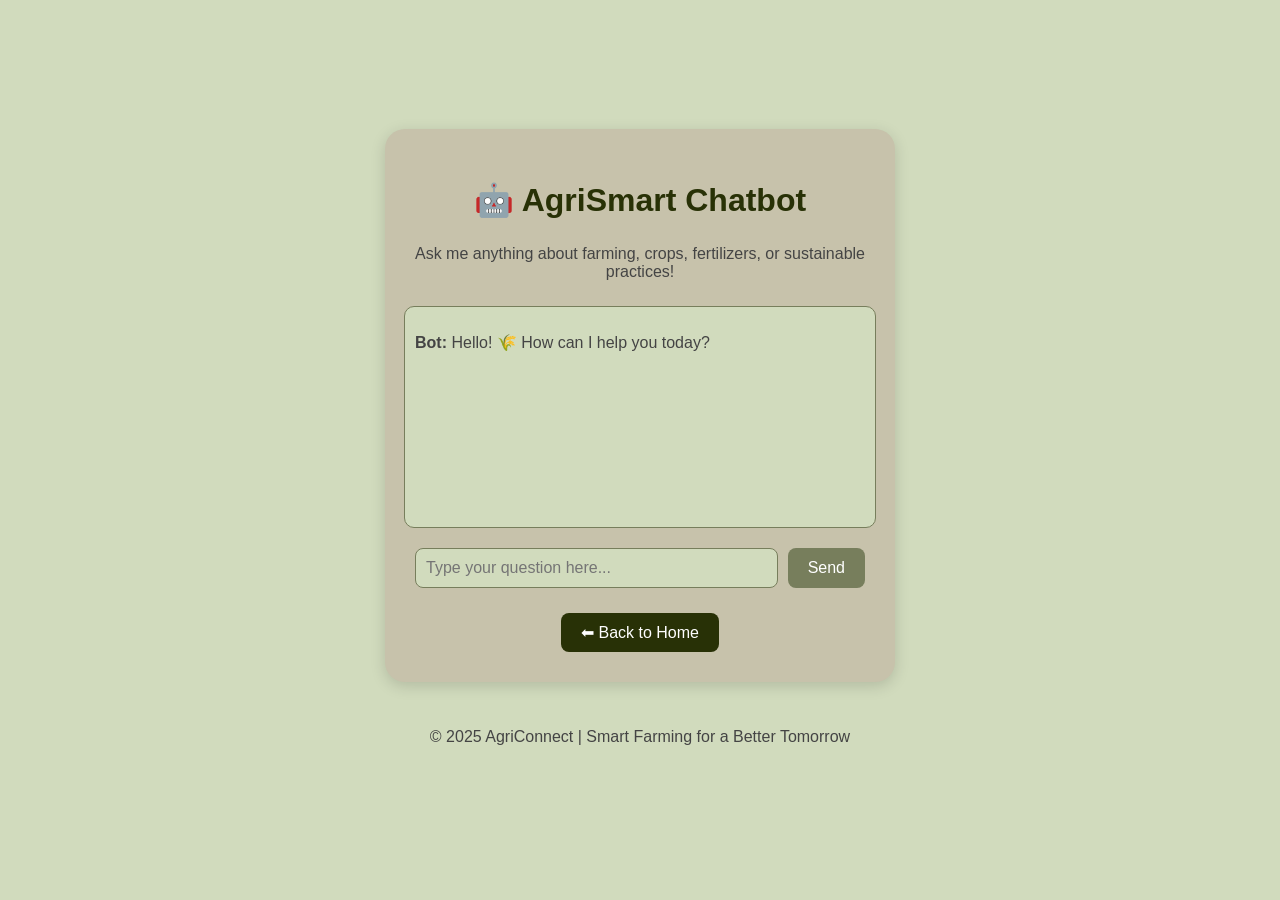
<file: chatbot.html>
<!DOCTYPE html>
<html lang="en">
<head>
  <meta charset="UTF-8" />
  <meta name="viewport" content="width=device-width, initial-scale=1.0" />
  <title>AgriSmart Chatbot | AgriConnect</title>
  <style>
    body {
      background-color: #D1DBBD;
      font-family: 'Poppins', sans-serif;
      color: #283106;
      margin: 0;
      padding: 0;
      height: 100vh;
      display: flex;
      flex-direction: column;
      align-items: center;
      justify-content: center;
    }

    .chat-container {
      background-color: #C7C2AB;
      border-radius: 20px;
      box-shadow: 0px 4px 15px rgba(0, 0, 0, 0.15);
      width: 90%;
      max-width: 450px;
      padding: 30px;
      display: flex;
      flex-direction: column;
      justify-content: center;
      align-items: center;
      text-align: center;
      animation: fadeIn 0.8s ease-in-out;
    }

    @keyframes fadeIn {
      from { opacity: 0; transform: translateY(20px); }
      to { opacity: 1; transform: translateY(0); }
    }

    h1 {
      font-size: 2rem;
      color: #283106;
      margin-bottom: 10px;
    }

    p {
      color: #444;
      font-size: 1rem;
      margin-bottom: 25px;
    }

    .chat-box {
      width: 100%;
      height: 200px;
      background-color: #D1DBBD;
      border-radius: 10px;
      border: 1px solid #777E5C;
      padding: 10px;
      overflow-y: auto;
      text-align: left;
      margin-bottom: 20px;
      font-size: 0.95rem;
    }

    .input-container {
      display: flex;
      justify-content: center;
      width: 100%;
      gap: 10px;
    }

    input[type="text"] {
      flex: 1;
      padding: 10px;
      border-radius: 8px;
      border: 1px solid #777E5C;
      background-color: #D1DBBD;
      font-size: 1rem;
      outline: none;
    }

    button {
      background-color: #777E5C;
      color: white;
      border: none;
      border-radius: 8px;
      padding: 10px 20px;
      font-size: 1rem;
      cursor: pointer;
      transition: background-color 0.3s, transform 0.2s;
    }

    button:hover {
      background-color: #283106;
      transform: scale(1.05);
    }

    .back-btn {
      margin-top: 25px;
      background-color: #283106;
    }

    .back-btn:hover {
      background-color: #555;
    }

    footer {
      margin-top: 30px;
      text-align: center;
      color: #283106;
      font-size: 0.9rem;
    }

    /* Scrollbar for chatbox */
    .chat-box::-webkit-scrollbar {
      width: 8px;
    }

    .chat-box::-webkit-scrollbar-thumb {
      background-color: #777E5C;
      border-radius: 8px;
    }

  </style>
</head>
<body>

  <div class="chat-container">
    <h1>🤖 AgriSmart Chatbot</h1>
    <p>Ask me anything about farming, crops, fertilizers, or sustainable practices!</p>

    <div class="chat-box" id="chatBox">
      <p><b>Bot:</b> Hello! 🌾 How can I help you today?</p>
    </div>

    <div class="input-container">
      <input type="text" id="userInput" placeholder="Type your question here..." />
      <button onclick="sendMessage()">Send</button>
    </div>

    <button class="back-btn" onclick="window.location.href='{{ url_for('home') }}'">⬅ Back to Home</button>
  </div>

  <footer>
    <p>© 2025 AgriConnect | Smart Farming for a Better Tomorrow</p>
  </footer>

  <script>
  async function sendMessage() {
    const input = document.getElementById('userInput');
    const chatBox = document.getElementById('chatBox');
    const userText = input.value.trim();

    if (!userText) return;

    // Show user message
    chatBox.innerHTML += `<p><b>You:</b> ${userText}</p>`;
    chatBox.scrollTop = chatBox.scrollHeight;
    input.value = '';

    // Show typing...
    const typingMsg = document.createElement('p');
    typingMsg.innerHTML = `<b>Bot:</b> ⏳ Thinking...`;
    chatBox.appendChild(typingMsg);
    chatBox.scrollTop = chatBox.scrollHeight;

    try {
      const response = await fetch('/chatbot_api', {
        method: 'POST',
        headers: { 'Content-Type': 'application/json' },
        body: JSON.stringify({ message: userText })
      });

      const data = await response.json();
      typingMsg.innerHTML = `<b>Bot:</b> ${data.reply}`;
    } catch (error) {
      typingMsg.innerHTML = `<b>Bot:</b> Sorry 🌾, I couldn’t get that. Please try again.`;
    }

    chatBox.scrollTop = chatBox.scrollHeight;
  }
</script>


</body>
</html>
</file>
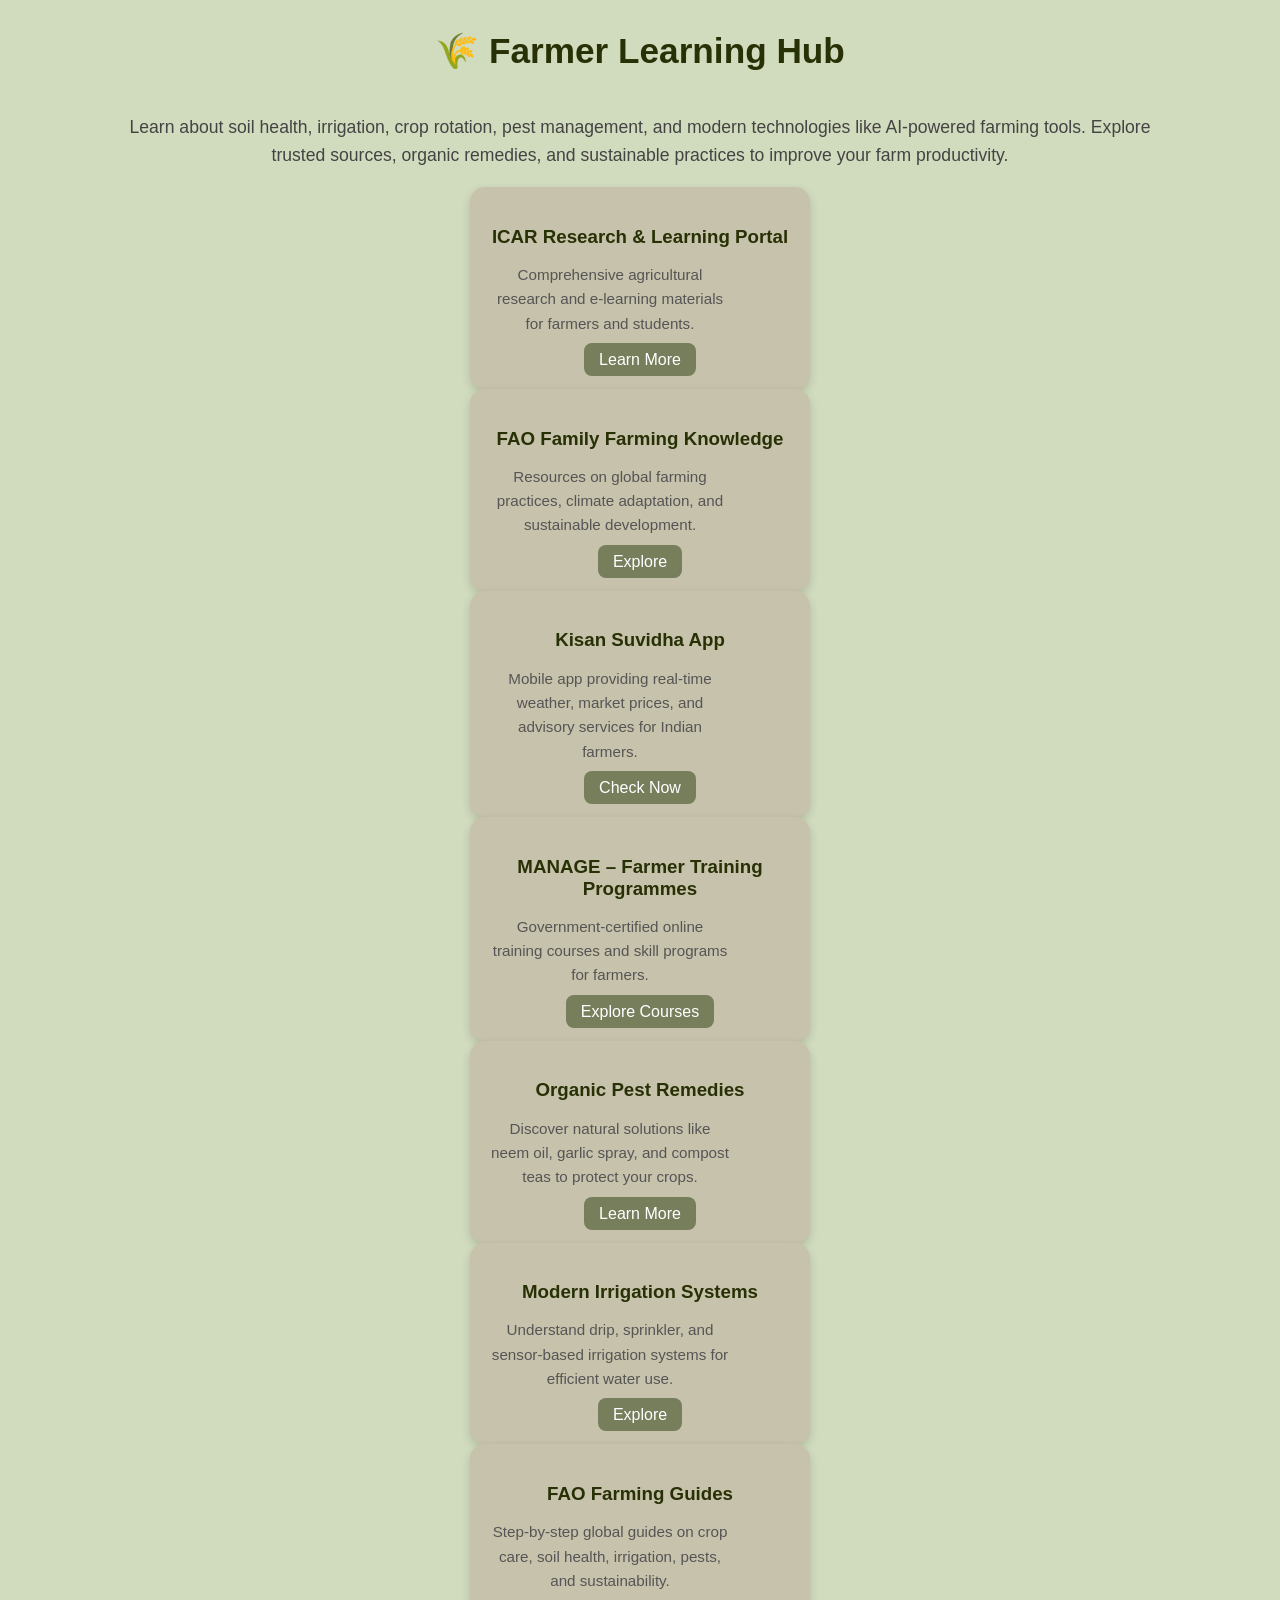
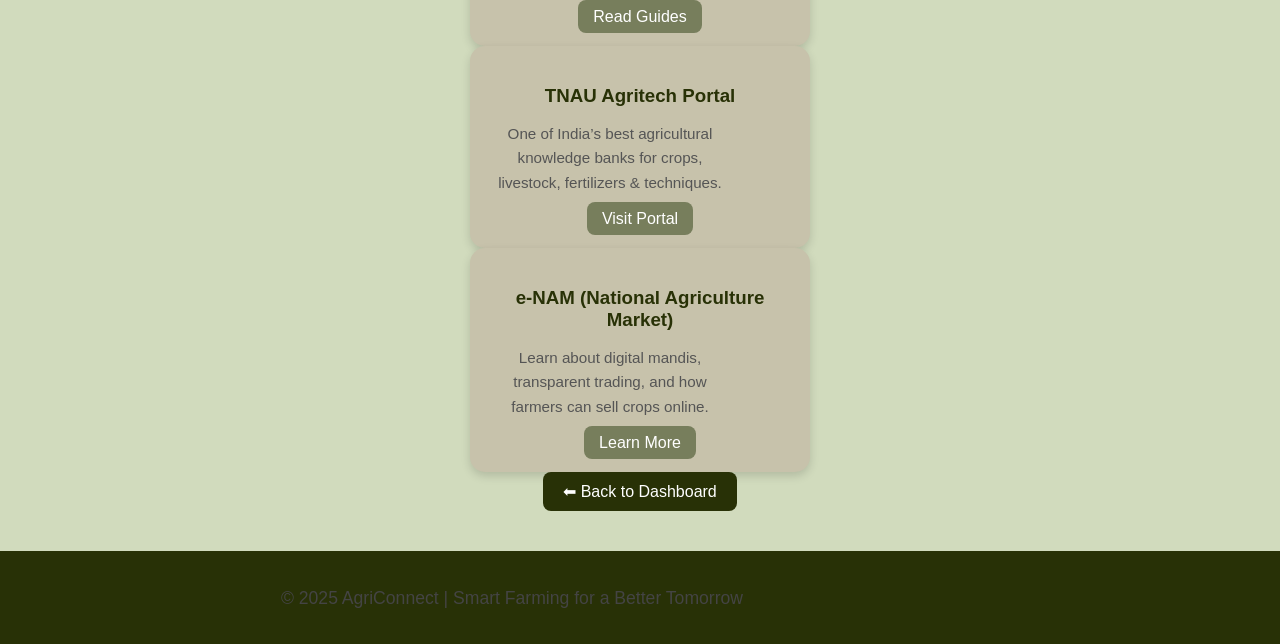
<file: learning.html>
<!DOCTYPE html>
<html lang="en">
<head>
  <meta charset="UTF-8">
  <meta name="viewport" content="width=device-width, initial-scale=1.0">
  <title>Farmer Learning Hub | CropGuard</title>
  <style>
    body {
      background-color: #D1DBBD;
      font-family: 'Poppins', sans-serif;
      color: #283106;
      margin: 0;
      padding: 0;
      display: flex;
      flex-direction: column;
      align-items: center;
    }

    h1 {
      margin-top: 30px;
      color: #283106;
      font-size: 2.2rem;
    }

    p {
      width: 80%;
      text-align: center;
      font-size: 1.1rem;
      color: #444;
      line-height: 1.6;
    }

    .container {
      display: flex;
      flex-wrap: wrap;
      justify-content: center;
      margin: 30px auto;
      gap: 20px;
      width: 90%;
    }

    .card {
      background-color: #C7C2AB;
      border-radius: 15px;
      box-shadow: 0px 4px 10px rgba(0, 0, 0, 0.15);
      width: 300px;
      padding: 20px;
      text-align: center;
      transition: transform 0.3s;
    }

    .card:hover {
      transform: translateY(-8px);
    }

    .card h3 {
      color: #283106;
      margin-bottom: 10px;
    }

    .card p {
      color: #555;
      font-size: 0.95rem;
      margin-bottom: 15px;
    }

    .card a {
      text-decoration: none;
      color: white;
      background-color: #777E5C;
      padding: 8px 15px;
      border-radius: 8px;
      transition: background-color 0.3s;
    }

    .card a:hover {
      background-color: #283106;
    }

    .back-btn {
      background-color: #283106;
      color: white;
      border: none;
      padding: 10px 20px;
      border-radius: 8px;
      font-size: 1rem;
      cursor: pointer;
      margin-bottom: 40px;
      transition: background-color 0.3s;
    }

    .back-btn:hover {
      background-color: #555;
    }

    footer {
      background-color: #283106;
      color: white;
      text-align: center;
      padding: 15px;
      width: 100%;
    }
  </style>
</head>
<body>

  <h1>🌾 Farmer Learning Hub</h1>
  <p>
    Learn about soil health, irrigation, crop rotation, pest management, and modern technologies like AI-powered farming tools.  
    Explore trusted sources, organic remedies, and sustainable practices to improve your farm productivity.
  </p>


    <div class="card">
      <h3>ICAR Research & Learning Portal</h3>
      <p>Comprehensive agricultural research and e-learning materials for farmers and students.</p>
      <a href="https://icar.org.in/" target="_blank">Learn More</a>
    </div>

    <div class="card">
      <h3>FAO Family Farming Knowledge</h3>
      <p>Resources on global farming practices, climate adaptation, and sustainable development.</p>
      <a href="https://www.fao.org/family-farming" target="_blank">Explore</a>
    </div>

    <div class="card">
      <h3>Kisan Suvidha App</h3>
      <p>Mobile app providing real-time weather, market prices, and advisory services for Indian farmers.</p>
      <a href="https://www.mkisan.gov.in/" target="_blank">Check Now</a>
    </div>

    <div class="card">
  <h3>MANAGE – Farmer Training Programmes</h3>
  <p>Government-certified online training courses and skill programs for farmers.</p>
  <a href="https://www.manage.gov.in/" target="_blank">Explore Courses</a>
</div>
    <div class="card">
      <h3>Organic Pest Remedies</h3>
      <p>Discover natural solutions like neem oil, garlic spray, and compost teas to protect your crops.</p>
      <a href="https://vikaspedia.in/agriculture/crop-production/integrated-pest-managment/organic-pest-control" target="_blank">Learn More</a>
    </div>

    <div class="card">
      <h3>Modern Irrigation Systems</h3>
      <p>Understand drip, sprinkler, and sensor-based irrigation systems for efficient water use.</p>
      <a href="https://www.fao.org/3/t0231e/t0231e00.htm" target="_blank">Explore</a>
    </div>

    <div class="card">
  <h3>FAO Farming Guides</h3>
  <p>Step-by-step global guides on crop care, soil health, irrigation, pests, and sustainability.</p>
  <a href="https://www.fao.org/family-farming/resources/en/" target="_blank">Read Guides</a>
</div>



    <div class="card">
  <h3>TNAU Agritech Portal</h3>
  <p>One of India’s best agricultural knowledge banks for crops, livestock, fertilizers & techniques.</p>
  <a href="https://agritech.tnau.ac.in/" target="_blank">Visit Portal</a>
</div>




    <div class="card">
  <h3>e-NAM (National Agriculture Market)</h3>
  <p>Learn about digital mandis, transparent trading, and how farmers can sell crops online.</p>
  <a href="https://enam.gov.in/web/" target="_blank">Learn More</a>
</div>



  <button class="back-btn" onclick="window.location.href='{{ url_for('home') }}'">⬅ Back to Dashboard</button>

  <footer>
    <p>© 2025 AgriConnect | Smart Farming for a Better Tomorrow</p>
  </footer>

</body>
</html>
</file>
